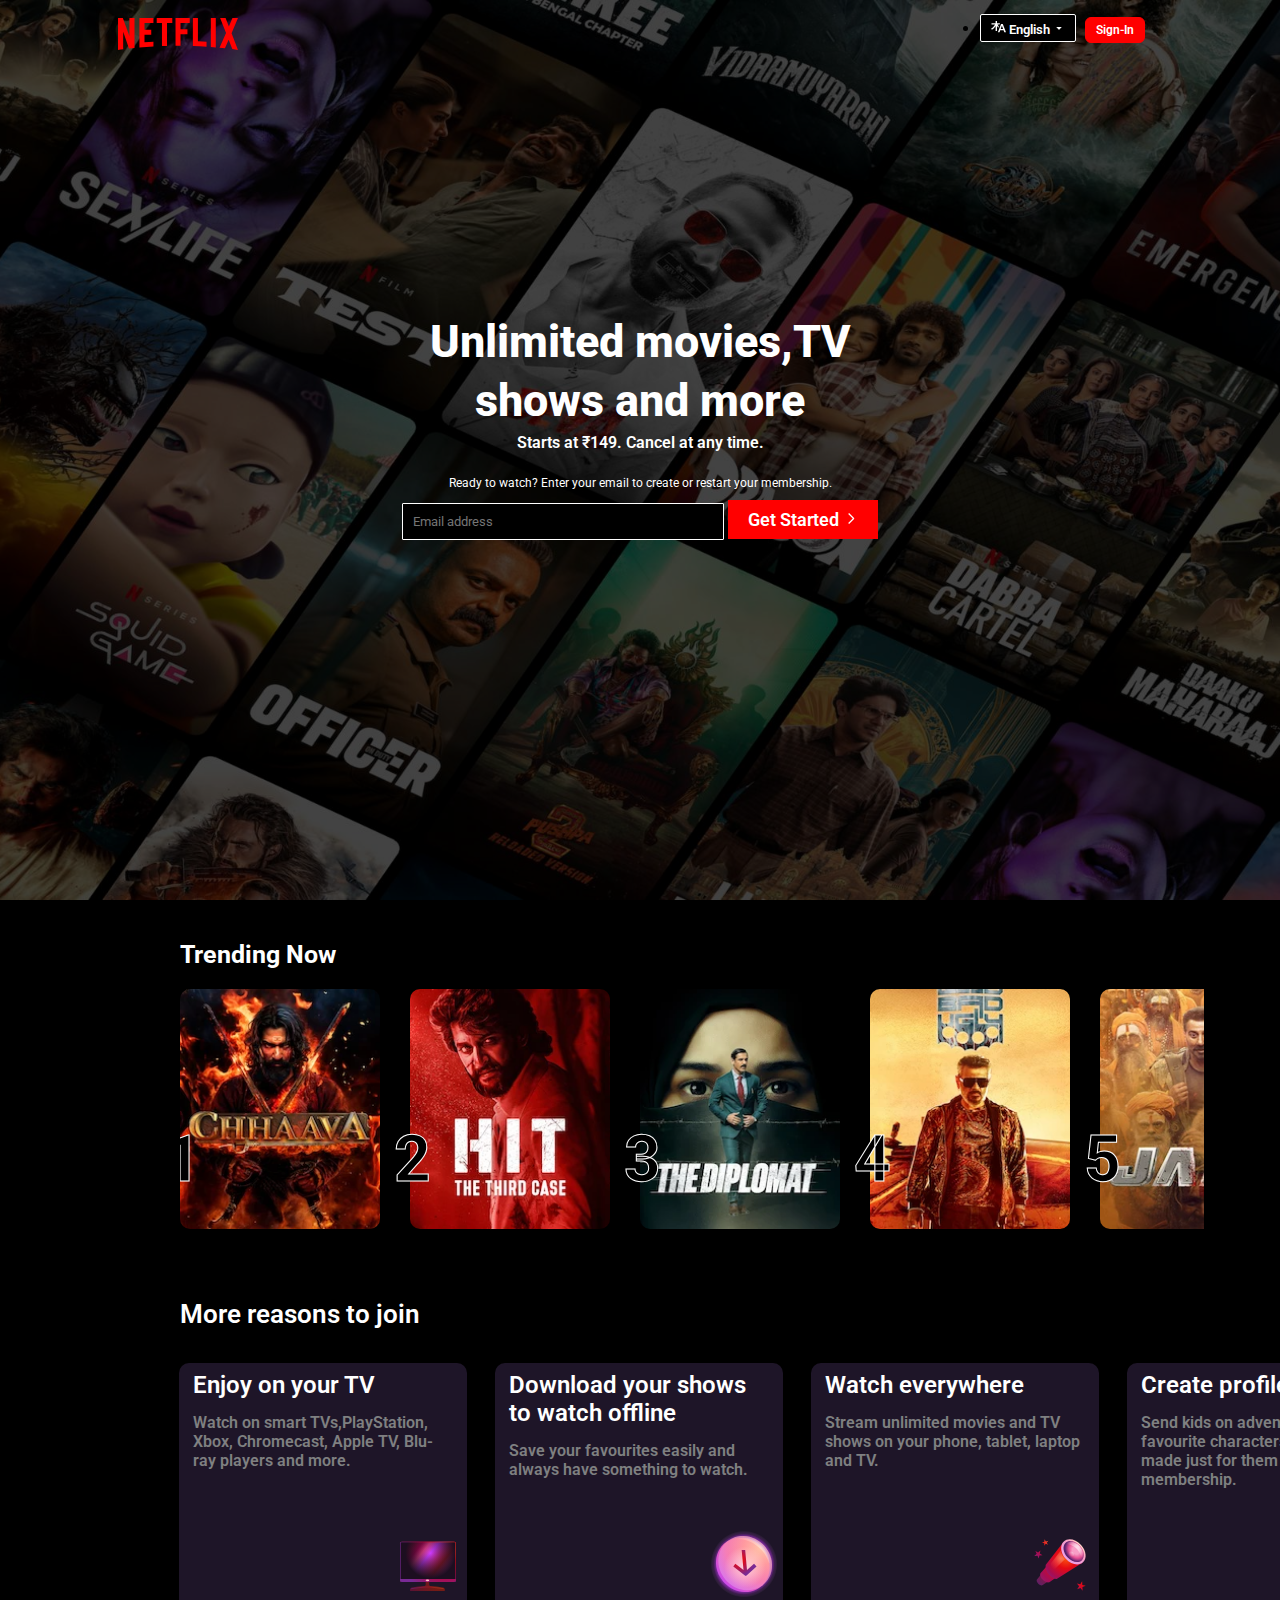
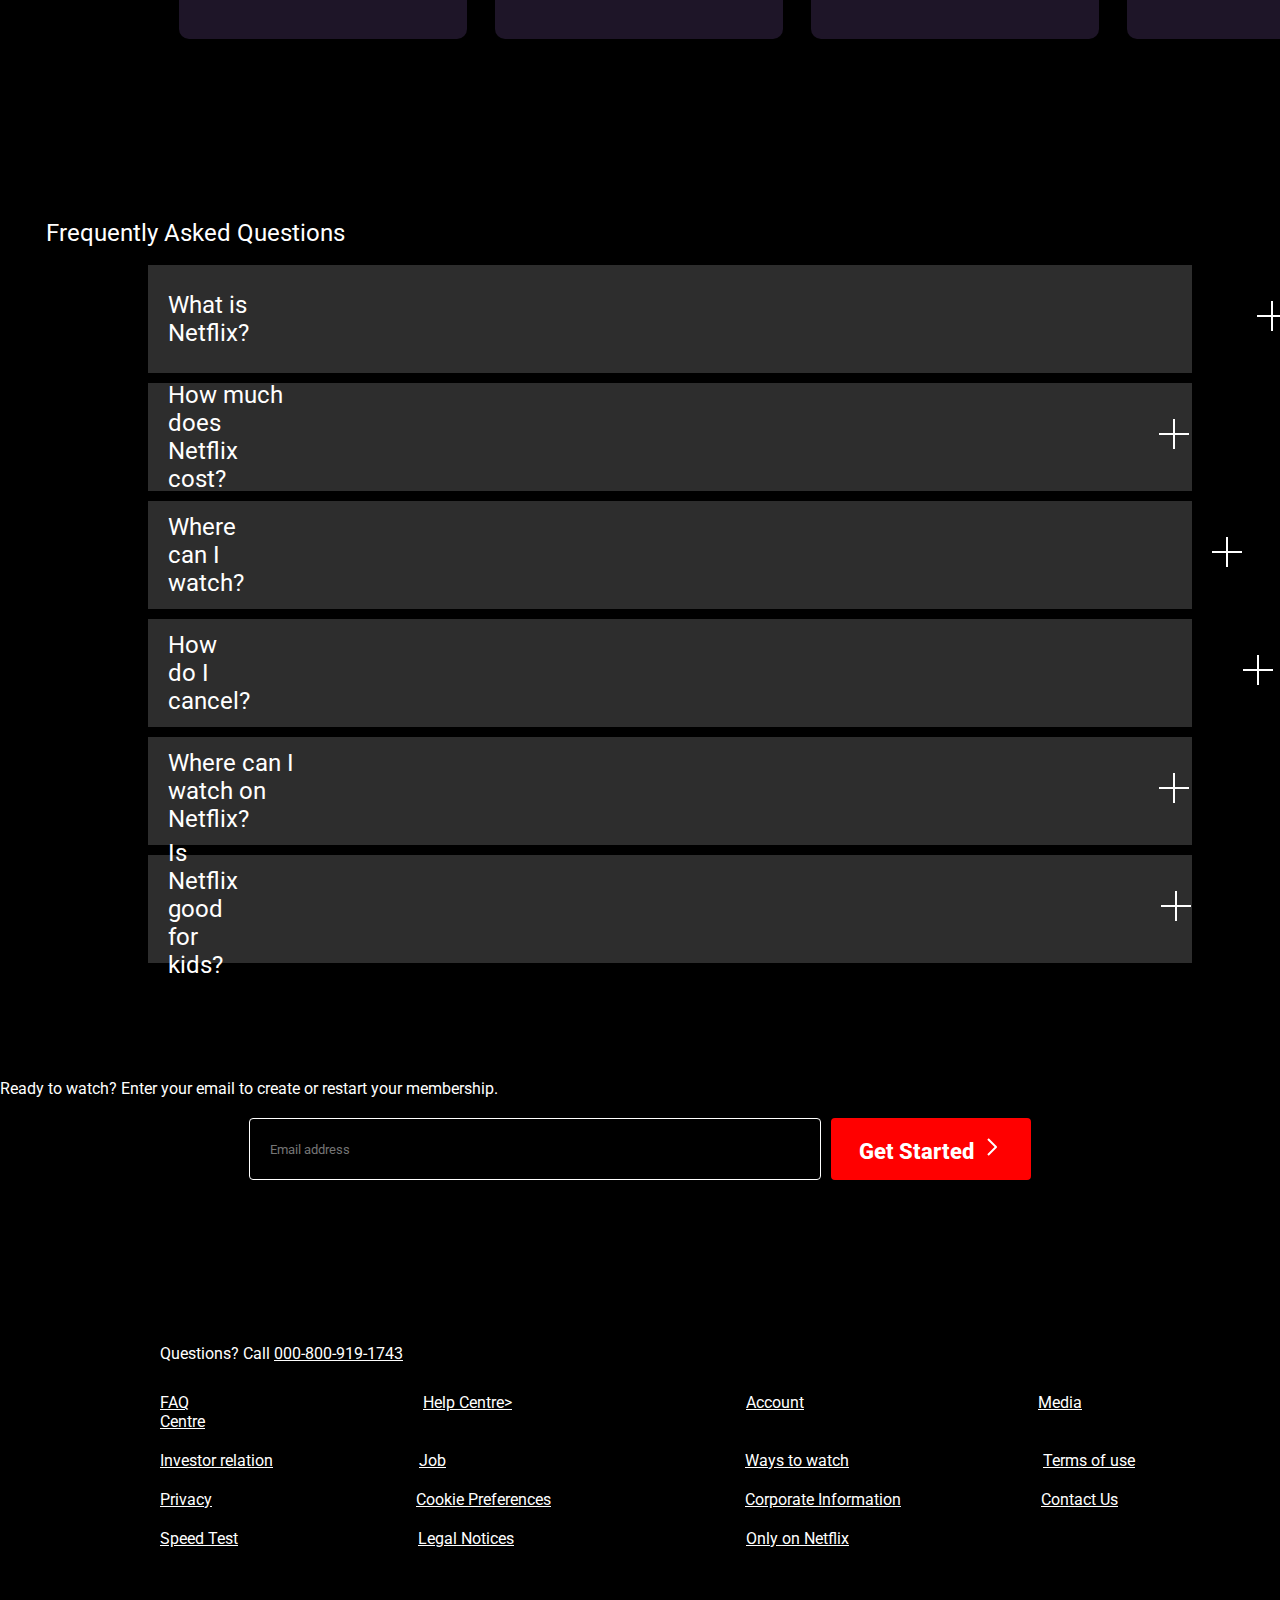
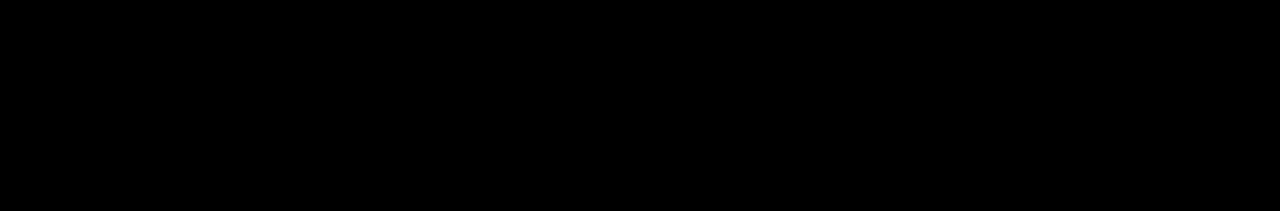
<file: index.html>
<!DOCTYPE html>
<html lang="en">

<head>
    <meta charset="UTF-8">
    <meta name="viewport" content="width=device-width, initial-scale=1.0">
    <title>Netflix India – Watch TV Shows Online, Watch Movies Online</title>
    <link rel="shortcut icon" href="https://assets.nflxext.com/us/ffe/siteui/common/icons/nficon2023.ico">
    <link rel="stylesheet" href="style.css">
</head>

<body>
    <div>
        <div class="comtainer">
            <div class="im">

            </div>
        </div>
        <nav>
            <ul>
                <li class="id"><img width="120px" src="image/logo.svg" alt=""></li>
                <li>
                    <div class="bu"><button class="b1"><span><img width="15px" src="image/logo1.svg" alt="">
                            </span>
                            <span>English</span>
                            <span><img width="12px" src="image/logo2.svg" alt=""></span></button>
                        <button class="idd">Sign-In</button>
                    </div>
                </li>
            </ul>
        </nav>
        <div class="text">
            <div class="te">

                Unlimited movies,TV
            </div>
            <div class="te">
                shows and more
            </div>
            <div class="text1">
                Starts at ₹149. Cancel at any time.
            </div>
            <div class="text2">
                Ready to watch? Enter your email to create or restart your
                membership.
            </div>
            <div class="text3">
                <input class="vi" type="email" placeholder="Email address">
                <button class="v">Get Started <img width="15px" src="image/logo3.svg" alt=""></button>
            </div>
        </div>

    </div>
    <div class="trend">
        Trending Now
    </div>

    <div class="card">
        <div class="card1 img">
            <div class="num">1</div>
        </div>

        <div class="card2 img">
            <div class="num">2</div>
        </div>
        <div class="card3 img">
            <div class="num">3</div>
        </div>
        <div class="card4 img">
            <div class="num">4</div>
        </div>
        <div class="card5 img">
            <div class="num">5</div>
        </div>
        <div class="card6 img">
            <div class="num">6</div>
        </div>

        <div class="card7 img">
            <div class="num">7</div>
        </div>
        <div class="card8 img">
            <div class="num">8</div>
        </div>
        <div class="card9 img">
            <div class="num">9</div>
        </div>
        <div class="card10 img">
            <div class="num">10</div>
        </div>


    </div>

    <div class="joy">
        <div class="tex">
            More reasons to join
        </div>
        <div class="tex1">
            <div class="joyo joy1">
                Enjoy on your TV
                <div class="joy2">
                    Watch on smart TVs,PlayStation,<br>Xbox, Chromecast, Apple TV, Blu-ray players and more.
                    <div class="log"><img width="70px" src="/image/logo5.svg" alt=""></div>
                </div>
            </div>
            <div class="joyo joy1">
                Download your shows to watch offline
                <div class="joy2">
                    Save your favourites easily and always have something to watch.
                    <div class="log1"><img width="70px" src="/image/logo6.svg" alt="no image"></div>
                </div>
            </div>
            <div class="joyo joy1">
                Watch everywhere
                <div class="joy2">
                    Stream unlimited movies and TV shows on your phone, tablet, laptop and TV.
                    <div class="log"><img width="70px" src="/image/logo7.svg" alt=""></div>
                </div>

            </div>
            <div class="joyo joy1">
                Create profiles for kids
                <div class="joy2">Send kids on adventures with their favourite characters in a space made just for them
                    — free with your membership.
                    <div class="log2"><img width="70px" src="/image/logo8.svg" alt="no"></div>
                </div>
            </div>
        </div>
    </div>
    <div class="fre">
        <div class="fre2">
            Frequently Asked Questions
        </div>
            <div class="fre1 ">
                What is Netflix?<span class="it1"><img src="/image/logo9.svg" alt="no"></span>
            </div>
            <div class="fre1 ">
                How much does Netflix cost?<span class="it"><img src="/image/logo9.svg" alt="no"></span>
            </div>
            <div class="fre1">
                Where can I watch?<span class="it3"><img src="/image/logo9.svg" alt="no"></span>
            </div>
            <div class="fre1">
                How do I cancel?<span class="it2"><img src="/image/logo9.svg" alt="no"></span>
            </div>
            <div class="fre1">
                Where can I watch on Netflix? <span class="it5"><img src="/image/logo9.svg" alt="no"></span>
            </div>
            <div class="fre1">
                Is Netflix good for kids?<span class="it4"><img src="/image/logo9.svg" alt="no"></span>
            </div>
    </div>
    <div>
        <div class="mem">
            Ready to watch? Enter your email to create or restart your membership.
        
        <div class=" si">
            <input class="va" type="text" placeholder="Email address">
            <button class="si1" >Get Started <img src="image/logo3.svg" alt=""></button>
        </div>
    </div>
    </div>
    <div class="con1">
        Questions? Call <a class="q" href="">000-800-919-1743</a>
        <div class="con2">
            <div class="con3">
                <a class="on" href="">FAQ</a>
                <a class="on" href="">Help Centre></a>
                <a class="on" href="">Account</a>
                <a class="on" href="">Media Centre</a>
                <div class="con4">
                <a class="q" href="">Investor relation</a>
                <a class="a" href="">Job</a>
                <a class="a1" href="">Ways to watch</a>
                <a class="a2"  href="">Terms of use</a>
                <div class="c">
                       <a class="q" href="">Privacy</a>
                <a class="a3" href="">Cookie Preferences</a>
                <a class="a2" href="">Corporate Information</a>
                <a class="a4"  href="">Contact Us</a>
                <div class="c1">
                    <a class="q" href="">Speed Test</a>
                    <a class="a6" href="">Legal Notices</a>
                    <a class="a7" href="">Only on Netflix</a>
                </div>
                
                </div>
          
             
                </div>
             
              
            </div>
          
        </div>




    </div>
</body>

</html>
</file>
<file: style.css>
@import url('https://fonts.googleapis.com/css2?family=Roboto:ital,wght@0,100..900;1,100..900&display=swap');

*{
    margin: 0;
    padding: 0;
     font-family: "Roboto", sans-serif;
}
body{
    background-color: #000000;
}
.comtainer{
    background-color: black;
    width: 100vw;
    height: 100vh;
}
.im {
    background-image: url('image/f1.jpg');
    background-size: cover;         /* or 'contain' if you want the whole image visible */
    background-position: center;
    background-repeat: no-repeat;
    position: absolute;
    top: 0;
    width: 100vw;
    height: 100vh;
    opacity: 0.35;
   
}
nav{
    position: absolute;
    top: 0;
    width: 100vw;
}
.b1{
    background-color: black;
    color: white;
    padding: 4px 10px;
    justify-content: center;
    align-items: center;
    font-weight:600 ;
    border: 1px solid white;
    border-radius: 2px;
}
ul{
    display: flex;
    justify-content: space-between;
}
.id{
    padding-left: 118px;
    padding-top: 18px;
}
.bu{
    margin-right: 135px;
    margin-top: 14px;
}
.idd{
   
    margin-left: 5px;
    padding: 5px 10px;
    background-color: red;
    color: white;
    font-weight: 600;
    border-radius:6px;
    font-size: 12px;
    border: 1px solid red;
    
}
.text{
    position: absolute;
    top: 35%;
    width: 100vw;
    display: flex;
    flex-direction: column;
    color: white;
    justify-content: center;
    align-items:center ;
    
    gap: 6px;
}
.te{
    font-size: 45px;
    font-weight: 800;
}
.text1{
    font-size: 16px;
    font-weight: 600;
}
.text2{
    margin-top: 18px;
    font-size: 12px;
    font-weight: 400;
    margin-bottom: 3px;
}
.vi{
    width: 300px;
    padding: 10px 10px;
    background-color: black;
    border: 1px solid white;
    border-radius: 1px;

}
.v{
    width: 150px;
       padding: 8px 8px;
       margin-top: 1px;
       font-size: 18px;
       font-weight: 600;
       background-color: red;
       color: white;
       border: 1px solid red;
}
body{
    background-color: #000000;
    
}
.trend{
    color: white;
    margin-top: 40px;
    margin-left: 180px;
    font-size: 25px;
    font-weight: 700;
    margin-bottom: 20px;
}
.card {
    
    width: 80vw;
    margin-left: 180px;
    display: inline-flex; /* lays out .img divs side by side */
    gap: 30px;
    position: relative; /* optional, only if you use absolutely positioned children */
       overflow-x: auto;             /* allows horizontal scrolling */
    overflow-y: hidden;
    scroll-behavior: smooth;
      scrollbar-width: none; /* Firefox */
    -ms-overflow-style: none;  /* IE and Edge */
   }
.card::-webkit-scrollbar {
    display: none;
}
.img {
    width: 200px;
    height: 240px;
    background-position: center;
    background-repeat: no-repeat;
    background-size: cover;
    /* FIX: Remove position: absolute */
    display: flex;
    justify-content: center;
    align-items: center;
    flex-shrink: 0;
    border-radius: 10px;
}

.card1 {
    background-image: url('/image/chhavva.png');
}

.card2 {
    background-image: url('/image/img.png');
}
.card3{
    background-image: url('/image/diplomat.png');
}
.card4 {
    background-image: url('/image/gbu.png');
}
.card5{
    background-image: url('/image/jaat.png');
}
.card6{
    background-image: url('/image/puspha.png');
}
.card7{
    background-image: url('/image/royal.png');
}
.card8{
    background-image: url('/image/sik.png');
}
.card9{
    background-image: url('/image/when.png');
}
.card10{
    background-image: url('/image/retro.png');
}

.num {
    font-size: 64px;
    padding-right: 195px;
    padding-top: 100px;
    color: black;
    font-weight: bold;
   -webkit-text-stroke: 1px  white;
  
}

.joy{
    width: 100vw;
    height: 60vh;
    background-color: black;
    position: relative;
}
.joy .tex1{

    display: inline-flex;
    padding-left: 165px;
    
}
.tex{
     font-size: 26px;
    font-weight: 600;
    padding-top: 70px;
    padding-bottom: 20px;
    padding-left: 180px;
    color: white;
}
.joy1{
    
    font-size: 18px;
    font-weight: 600;
    justify-self: center;
    align-items: center;
    color: white;
    width: 260px;
    height: 260px;
    background-color:rgb(30 21 40);
    margin: 14px;
    border-radius: 10px;
   
}
.joyo{
    font-size: 24px;
   padding: 8px 14px;
}

.log{
    margin-left: 200px;
    margin-top: 60px;
}
.log1{
    margin-left: 200px;
    margin-top: 50px;
}
.log2{
    margin-left: 190px;
    margin-top: 40px;
}
.joy2{
        font-size: 16px;
        padding-top: 14px;
        color: rgb(127, 128, 129);
}
.fre{
     width: 100vw;
     height: 100vh;
     background-color:black;
     font-size: 30px;
     padding-top: 50px;
     padding-left: 30px;
     display: flex;
     flex-direction: column;
     column-gap: 20;
     color: white;
     justify-items: center;
    align-items: center;
}
.fre2{
    padding-right: 950px;
    font-size: 24px;
    padding-bottom:10px;
}

.fre1{
    width: 80vw;
    height: 12vh;
    font-size: 24px;
    background-color:#2d2d2d;
    border: 2px solid black;
    margin-top: 6px;
    display: flex;
      justify-items: center;
    align-items: center;
    padding-left: 20px;
}
.it{
  margin-left:860px ;
}
.it1{
  margin-left:1005px ;
}
.it2{
  margin-left:990px ;
}
.it3{
  margin-left:965px ;
}
.it4{
  margin-left:920px ;
}
.it5{
  margin-left:855px ;
}
.mem{
    width: 100vw;
    height: 40vh;
    justify-items: center;
    align-items: center;
    color: white;
    margin-top: -40px;
}
.si{
    display: flex;
    align-items: center;
    justify-items: center;
    margin-top: 20px;
}
.va{
    width: 550px;
    height: 60px;
    border: 1px solid white;
    background-color: #000000;
    padding-left: 20px;
    border-radius: 4px;
}
.si1{
    width: 200px;
    height: 62px;
    margin-left: 10px;
    color: white;
    background-color: red;
    border: 2px solid red;
    font-size: 22px;
    font-weight: 800;
    border-radius: 4px;
    animation-name: spin;
    animation-duration: 3s;
    animation-timing-function: ease-in-out;
    animation-delay: 2s;
    animation-iteration-count: 1;
    animation-direction: normal;
    /* animation-fill-mode: forwards; */
    animation-play-state: running;
}
.si1:hover{
    animation-play-state: paused;
}
.con1{
    width: 100vw;
    height: 40vh;
    font-size: 16px;
    padding-left: 160px;
    color: white;
    margin-top: -95px;
  
}
.con2{
    display: flex;
    justify-items: center;
    align-items: center;
     margin-top: 30px;
    
}
.con3{
    
    width: 80vw;
    height: 40vh;
}
.on{
 padding: 230px;
  margin-left:-230px ;
margin-top: -100px;
   color: white;
 
}
.con4{
    margin-top: 20px;
     width: 80vw;
    height: 40vh;
    margin-right: 200px;
      color: white; 
}
.a{
 margin-left: 142px;
  color: white; 
}
.a1{
    margin-left: 295px;
       color: white;
}
.a2{
    margin-left: 190px;
       color: white;
}
.c{
    
    padding-top: 20px;
       color: white;
}
.a3{
    margin-left: 200px;
       color: white;
}
.a4{
    margin-left: 136px;
       color: white;
}
.c1{
    padding-top: 20px;
       color: white;
}
.a6{
    margin-left: 176px;
       color: white;
}
.a7{
    margin-left: 228px;
       color: white;
}
.q{
    color: white;
}
@keyframes spin{
    0%{
        scale: 1;
    }
    50%{
        scale: 2;
        transform: rotate(0deg);
        border-radius: 0%;
    }
    100%{
        transform: rotate(360deg);
        /* border-radius: 50%; */
        scale: 1;
    }
}
@media only screen and (max-width:455px){
    .im {
    background-image: url('image/f1.jpg');
    background-size: cover;         /* or 'contain' if you want the whole image visible */
    background-position: center;
    background-repeat: no-repeat;
  
   
}
}
</file>
